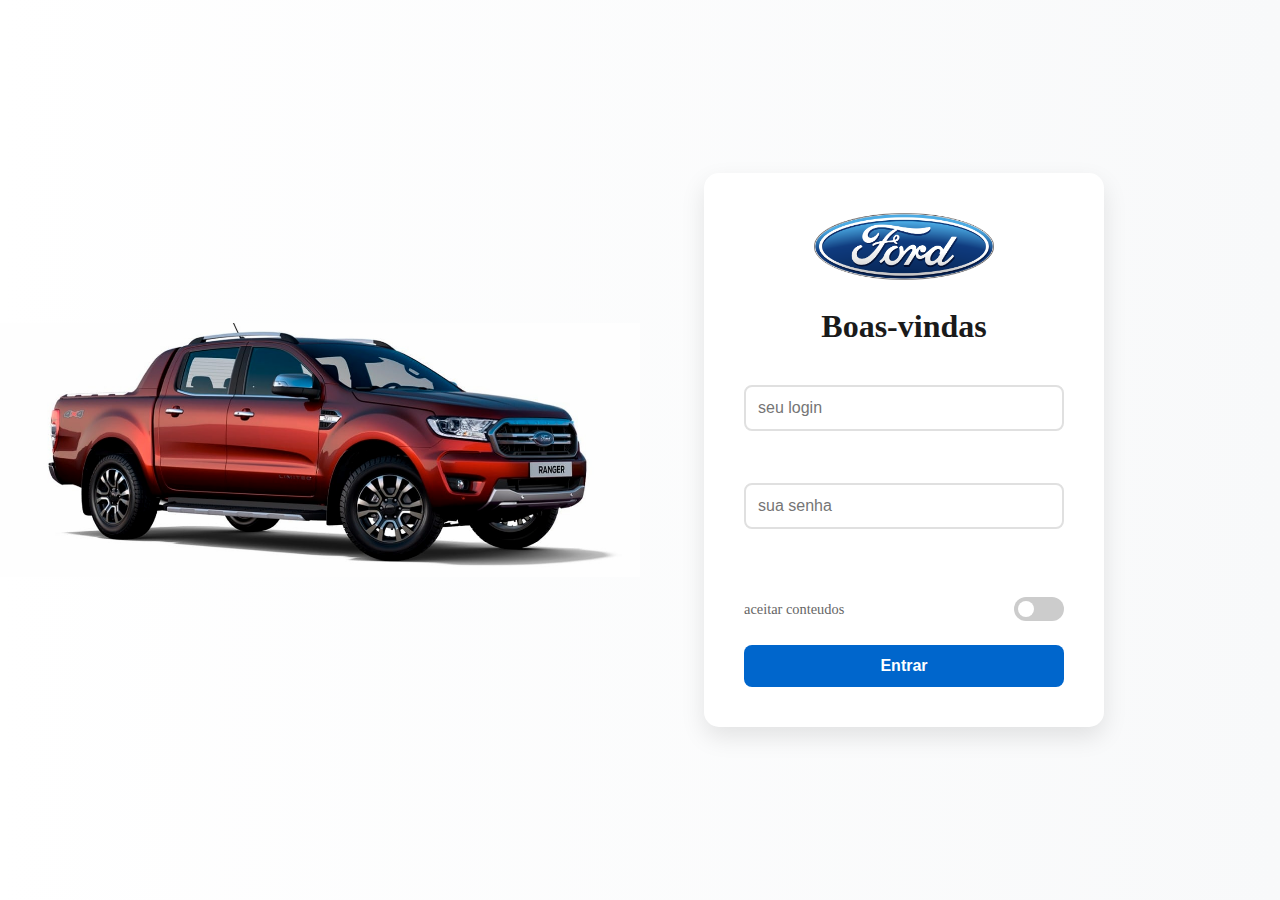
<file: index.html>
<!DOCTYPE html>
<html lang="en">
<head>
    <meta charset="UTF-8">
    <meta name="viewport" content="width=device-width, initial-scale=1.0">
    <title>Pagina inicial</title>
    <link rel="stylesheet" href="css/style.css">
</head>
<body>
    <header class="cabecalho">
       
    </header>


    <main>
        <section class="apresentacao-conteudo">

           
           
            <form action="" class="formulario-conteudo">
                 <a  href="#"><img src="img/ford.png" alt="Logo-ford" class="imagem-cabecalho"></a>
                 <h1 class="titulo-apresentacao">Boas-vindas</h1>
                <input type="text" name="login" placeholder="seu login" class="input-conteudo"><br>
                <label for="senha"></label><br>
                <input type="text" name="senha" placeholder="sua senha" class="input-conteudo"><br> <br>


               <div class="switch-container">
             <span class="switch-label">aceitar conteudos</span>
            <label class="switch">
            <input type="checkbox">
      <span class="slider round"></span>
    </label>
  </div>

                <button class="botao-enviar">Entrar</button>
            </form>
           
        </section>

        <img class="imagem-apresentacao" src="img/ranger.png" alt="">
    </main>
    <footer></footer>


</body>
</html>
</file>
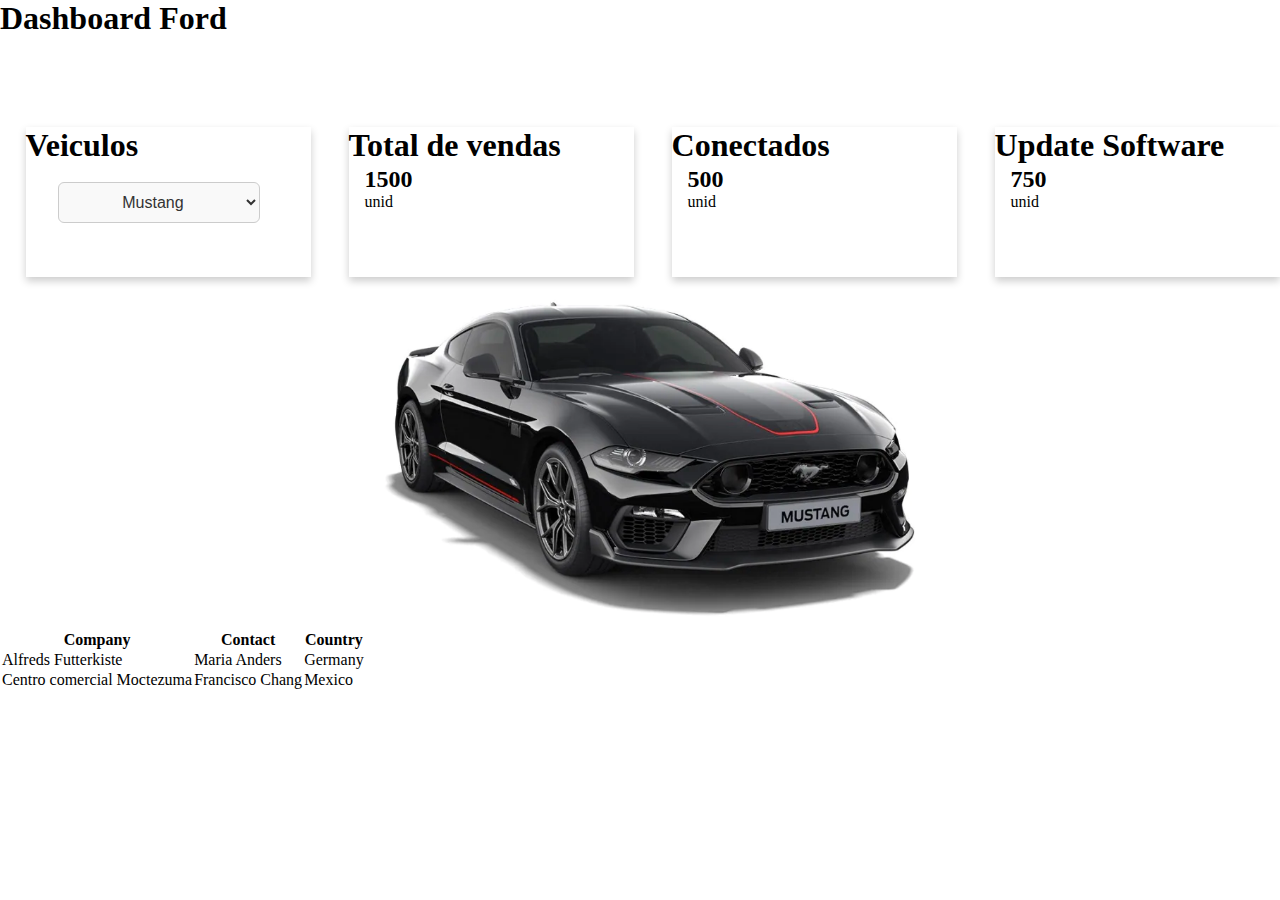
<file: paginaInicial.html>
<!DOCTYPE html>
<html lang="en">
<head>
    <meta charset="UTF-8">
    <meta name="viewport" content="width=device-width, initial-scale=1.0">
    <title>Dashboard</title>
    <link rel="stylesheet" href="css/styleDashboard.css">
</head>
<body>
    <header>
      
    </header>
   
    <main>
        

    <section class="apresentacao-conteudo">
          <h1>Dashboard Ford</h1>

          <div class="cards-conteudo">
        <div class="card">
        <h1>Veiculos</h1>

        
  <div class="container">
    <select class="select-veiculo">
      <option value="ranger">Ranger</option>
      <option value="mustang" selected>Mustang</option>
      <option value="territory">Territory</option>
      <option value="bronco">Bronco Sport</option>
    </select>
  </div>
</div>


        <div class="card">
        <h1>Total de vendas</h1>
  <div class="container">
        <h2><strong>1500</strong></h2>
        <p>unid</p>
  </div>
</div>



  <div class="card">
        <h1>Conectados</h1>
  <div class="container">
        <h2><strong>500</strong></h2>
        <p>unid</p>
  </div>
</div>


  <div class="card">
        <h1>Update Software</h1>
  <div class="container">
        <h2><strong>750</strong></h2>
        <p>unid</p>
  </div>
</div>
</div>

<img class="imagem-selecionavel" src="img/mustang.png" alt="">


<div class="tabela">
    <table>
  <tr>
    <th>Company</th>
    <th>Contact</th>
    <th>Country</th>
  </tr>
  <tr>
    <td>Alfreds Futterkiste</td>
    <td>Maria Anders</td>
    <td>Germany</td>
  </tr>
  <tr>
    <td>Centro comercial Moctezuma</td>
    <td>Francisco Chang</td>
    <td>Mexico</td>
  </tr>
</table>     
</div>
</section>

    </main>
    <footer></footer>
</body>
</html>
</file>
<file: css/style.css>
* {
  margin: 0;
  padding: 0;
  box-sizing: border-box;
}

body {
  min-height: 100vh;
  background-color: #f5f5f5;
}

main {
  display: flex;
  min-height: 100vh;
  align-items: center;
  gap: 2rem;
  background: linear-gradient(to right, #ffffff, #f8f9fa);
  flex-direction: row-reverse;
}

.apresentacao-conteudo {
  flex: 1;
  display: flex;
  justify-content: flex-start;
  padding: 2rem;
}

.formulario-conteudo {
  width: 400px;
  display: flex;
  flex-direction: column;
  align-items: center;
  padding: 2.5rem;
  background: white;
  border-radius: 15px;
  box-shadow: 0 10px 25px rgba(0, 0, 0, 0.1);
}

.imagem-cabecalho {
  width: 180px;
  margin-bottom: 1.5rem;
}

.titulo-apresentacao {
  color: #1a1a1a;
  margin-bottom: 2rem;
  font-size: 2rem;
}

.input-conteudo {
  width: 100%;
  padding: 12px;
  margin: 8px 0;
  border: 2px solid #e0e0e0;
  border-radius: 8px;
  font-size: 1rem;
  transition: border-color 0.3s;
}

.input-conteudo:focus {
  border-color: #0066cc;
  outline: none;
}

.switch-container {
  width: 100%;
  display: flex;
  align-items: center;
  justify-content: space-between;
  margin: 1.5rem 0;
}

.switch-label {
  color: #666;
  font-size: 0.9rem;
}

.switch {
  position: relative;
  display: inline-block;
  width: 50px;
  height: 24px;
}

.switch input {
  opacity: 0;
  width: 0;
  height: 0;
}

.slider {
  position: absolute;
  cursor: pointer;
  top: 0;
  left: 0;
  right: 0;
  bottom: 0;
  background-color: #ccc;
  transition: .4s;
}

.slider:before {
  position: absolute;
  content: "";
  height: 16px;
  width: 16px;
  left: 4px;
  bottom: 4px;
  background-color: white;
  transition: .4s;
}

input:checked + .slider {
  background-color: #0066cc;
}

input:focus + .slider {
  box-shadow: 0 0 1px #0066cc;
}

input:checked + .slider:before {
  transform: translateX(26px);
}

.slider.round {
  border-radius: 24px;
}

.slider.round:before {
  border-radius: 50%;
}

.botao-enviar {
  width: 100%;
  padding: 12px;
  background-color: #0066cc;
  color: white;
  border: none;
  border-radius: 8px;
  font-size: 1rem;
  font-weight: bold;
  cursor: pointer;
  transition: background-color 0.3s;
}

.botao-enviar:hover {
  background-color: #0052a3;
}

.imagem-apresentacao {
  max-width: 50%;
  height: auto;
  object-fit: cover;
  filter: brightness(0.95) contrast(1.1);
  transition: transform 0.3s;
}

.imagem-apresentacao:hover {
  transform: scale(1.02);
}
</file>
<file: css/styleDashboard.css>
*{
    box-sizing: border-box;
    margin: 0;
    padding: 0;
}


.card {
  box-shadow: 0 4px 8px 0 rgba(0,0,0,0.2);
  transition: 0.3s;
  width: 300px;
  height: 150px;
  border-radius: 0;
  background: #fff;

}

/* On mouse-over, add a deeper shadow */
.card:hover {
  box-shadow: 0 8px 16px 0 rgba(0,0,0,0.2);
}

/* Add some padding inside the card container */
.container {
  padding: 2px 16px;
}




.cards-conteudo{
    display: flex;
    margin-top: 7%;
    gap: 3%;
    margin-left: 2%;
    
   
}

.select-veiculo {
  width: 80%;
  margin-top: 1rem;
  margin-left: 1rem;
  padding: 10px;
  border: 1px solid #ccc;
  border-radius: 6px;
  font-size: 1rem;
  color: #333;
  background-color: #f9f9f9;
  transition: 0.3s ease;
  outline: none;
  text-align: center;
  cursor: pointer;
}


.select-veiculo:focus {
  border-color: #003399;
  background-color: #fff;
  box-shadow: 0 0 5px rgba(0, 51, 153, 0.3);
}


.select-veiculo:hover {
  background-color: #fff;
}

.imagem-selecionavel{
    margin-top: 1rem;
    width: 900px;
    margin-left: 200px;
    
}
</file>
